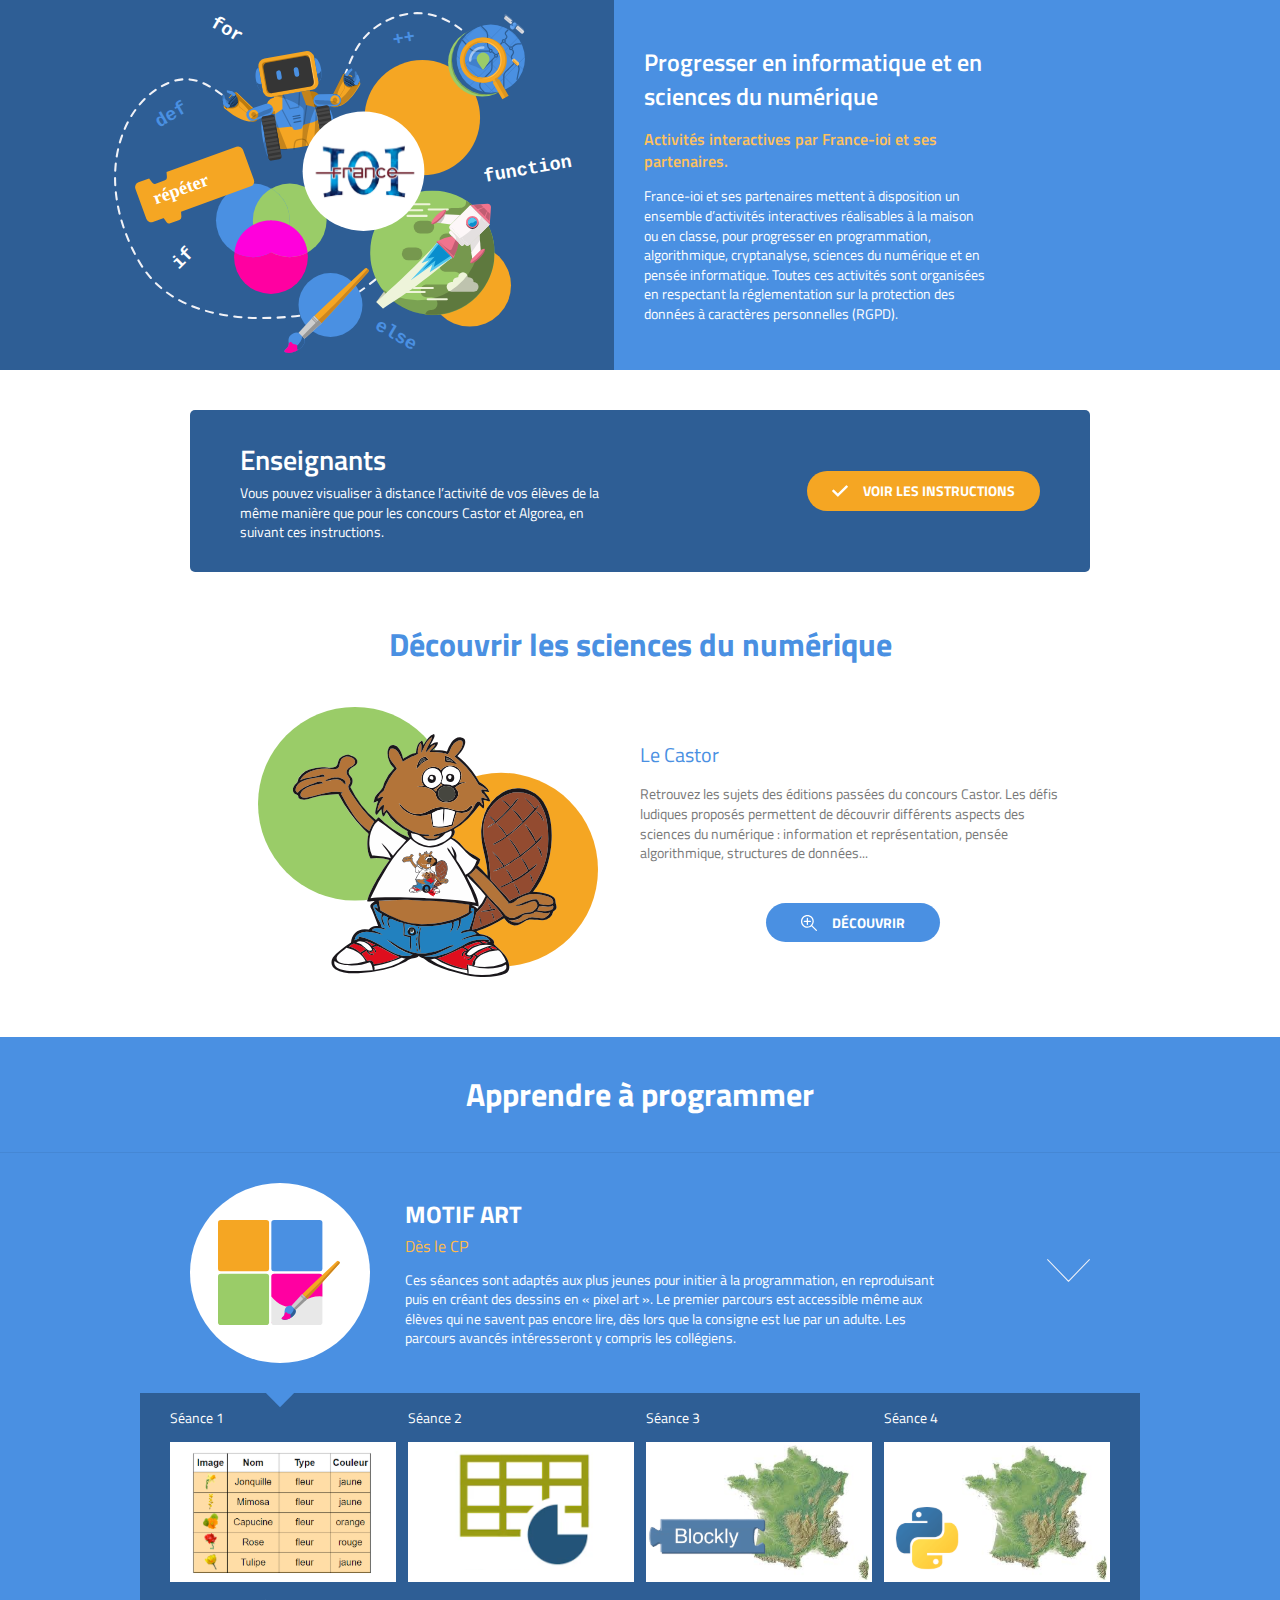
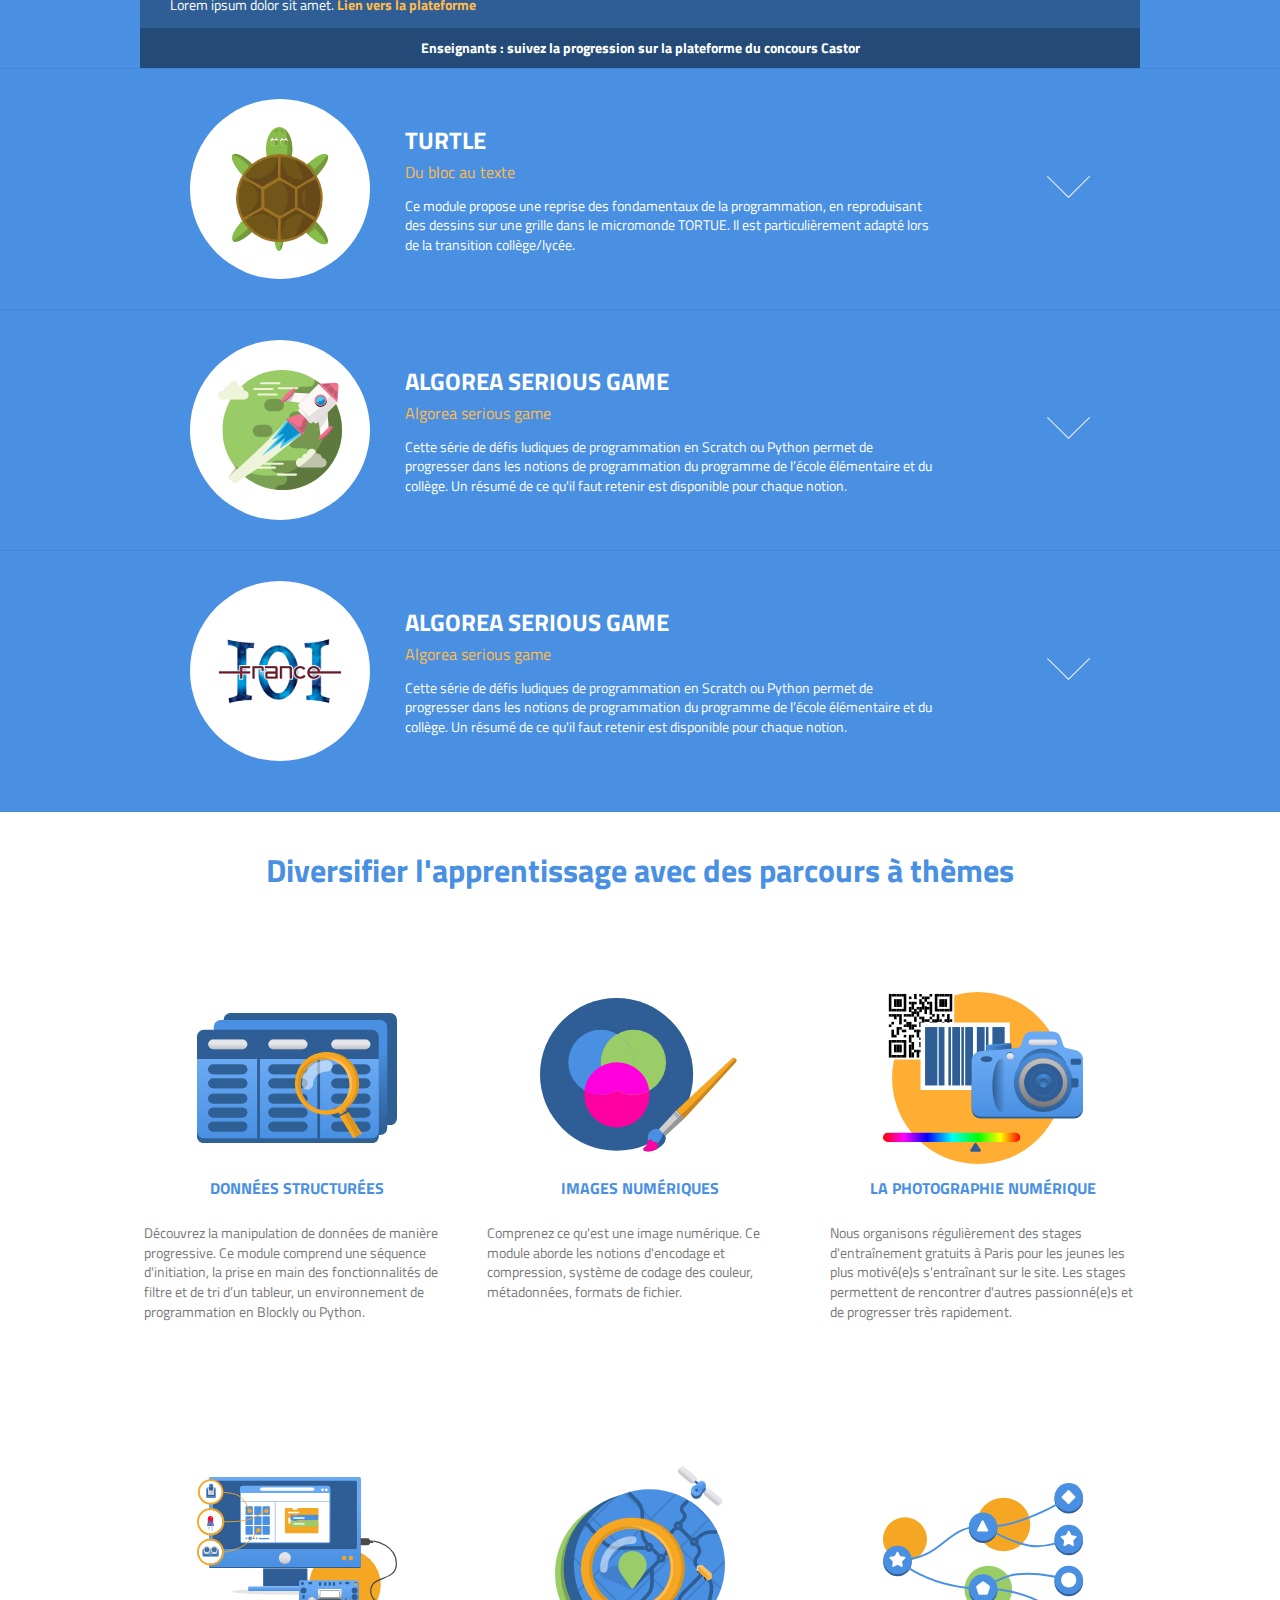
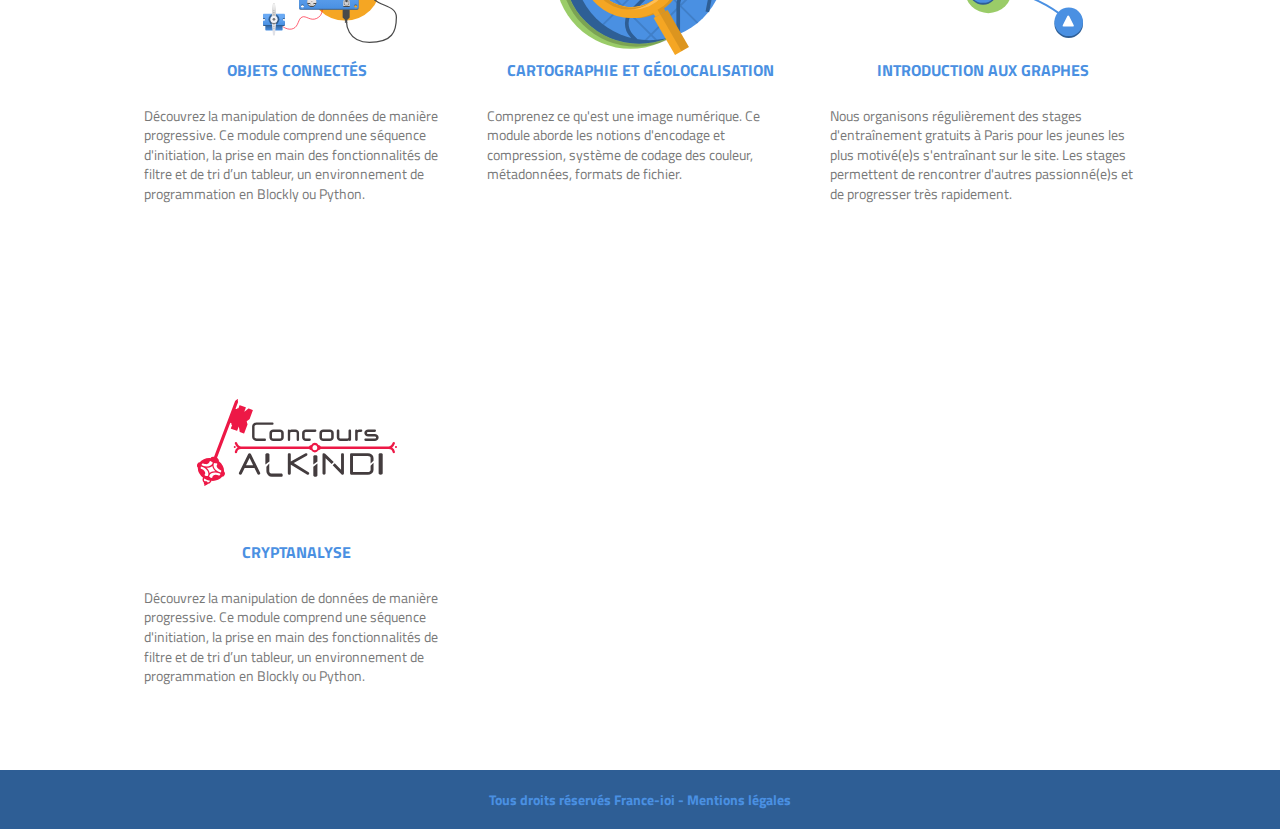
<file: page2/progresser.html>
<!DOCTYPE html>
<html lang="en">

<head>
  <meta charset="UTF-8">
  <meta name="description" content="">
  <!-- <link rel="apple-touch-icon" sizes="180x180" href="./img/apple-touch-icon.png">
  <link rel="icon" type="image/png" sizes="32x32" href="./img/favicon-32x32.png">
  <link rel="icon" type="image/png" sizes="16x16" href="./img/favicon-16x16.png"> -->
  <meta name="viewport" content="width=device-width, initial-scale=1.0">
  <link rel="stylesheet" href="css/page2.css">
  <title>Site-FIOI Progresser</title>
</head>

<body>
  <main>
    <section class="main-screen">

      <div class="main-screen__image">
        <img src="./img/progresser-main-image.svg" alt="">
      </div>
      <div class="main-screen__text">
        <div class="main-screen__text_title">Progresser en informatique et en sciences du numérique</div>
        <div class="main-screen__text_subtitle">Activités interactives
          par France-ioi et ses partenaires.</div>
        <div class="main-screen__text_description"> France-ioi et ses partenaires mettent à disposition un ensemble
          d’activités interactives réalisables à la maison ou en classe, pour progresser en programmation,
          algorithmique, cryptanalyse, sciences du numérique et en pensée informatique.

          Toutes ces activités sont organisées en respectant la réglementation sur la protection des données à
          caractères personnelles (RGPD). </div>
      </div>
    </section>
    <section class="banner">
      <div class="banner__text">
        <h3 class="banner__title">Enseignants</h3>
        <div class="banner__description">Vous pouvez visualiser à distance l’activité de vos élèves de la
          même manière que pour les concours Castor et Algorea, en suivant ces instructions.</div>
      </div>
      <div class="banner__button">
        <a href="#">
          <icon class="icon-checkmark"></icon>
          voir les instructions
        </a>
      </div>
    </section>
    <section class="info-block">
      <div class="container">
        <h2 class="info-block__heading">
          Découvrir les sciences du numérique
        </h2>
        <div class="info-block__content">
          <div class="info-block__image">
            <img src="./img/info-block-image.svg" alt="">
          </div>
          <div class="info-block__text">
            <a href="#" target="_blank" class="info-block__title">
              Le Castor
            </a>
            <p>Retrouvez les sujets des éditions passées du concours Castor.
              Les défis ludiques proposés permettent de découvrir différents aspects des sciences du numérique :
              information et représentation, pensée algorithmique, structures de données...
            </p>
            <div class="info-block__button">
              <a href="#" target="_blank">
                <i class="icon-loupe"></i>
                Découvrir
              </a>
            </div>
          </div>
        </div>
      </div>
    </section>
    <section class="accordion-section">
      <h2 class="accordion-section__heading">Apprendre à programmer</h2>
      <div class="accordion">
        <div class="panel active">
          <div class="panel-header">
            <div class="panel-toggle__image">
              <img src="./img/dropdown-image1.svg" alt="">
            </div>
            <div class="panel-toggle__text">
              <div class="panel-toggle__title">Motif Art</div>
              <div class="panel-toggle__subtitle">Dès le CP</div>
              <div class="panel-toggle__description">Ces séances sont adaptés aux plus jeunes pour initier à la
                programmation, en reproduisant puis en créant des dessins en « pixel art ». Le premier parcours est
                accessible même aux élèves qui ne savent pas encore lire, dès lors que la consigne est lue par un
                adulte.
                Les parcours avancés intéresseront y compris les collégiens. </div>
            </div>
            <div class="panel-toggle__arrow">
              <img src="./img/arrow-down.svg" alt="">
            </div>
          </div>
          <div class="panel-body">
            <div class="panel-body__list">
              <div class="panel-body__item">
                <div class="panel-body__item_title">Séance 1</div>
                <div class="panel-body__item_image">
                  <img src="./img/dropdown-seance1.svg" alt="">
                  <div class="panel-body__link">
                    <button class="panel-body__link_item copyLink" data-clipboard-text="link 1">
                      <img src="./img/copy-link.svg" alt="">
                      <span>Copier le lien</span>
                    </button>
                    <a href="#" class="panel-body__link_item" target="_blank">
                      <img src="./img/external-link.svg" alt="">
                      <span>Accéder directement</span>
                    </a>
                  </div>
                </div>
              </div>
              <div class="panel-body__item">
                <div class="panel-body__item_title">Séance 2</div>
                <div class="panel-body__item_image"><img src="./img/dropdown-seance2.svg" alt="">
                  <div class="panel-body__link">
                    <button class="panel-body__link_item copyLink" data-clipboard-text="link 2">
                      <img src="./img/copy-link.svg" alt="">
                      <span>Copier le lien</span>
                    </button>
                    <a href="#" class="panel-body__link_item" target="_blank">
                      <img src="./img/external-link.svg" alt="">
                      <span>Accéder directement</span>
                    </a>
                  </div>
                </div>
              </div>
              <div class="panel-body__item">
                <div class="panel-body__item_title">Séance 3</div>
                <div class="panel-body__item_image"><img src="./img/dropdown-seance3.svg" alt="">
                  <div class="panel-body__link">
                    <button class="panel-body__link_item copyLink" data-clipboard-text="link 1">
                      <img src="./img/copy-link.svg" alt="">
                      <span>Copier le lien</span>
                    </button>
                    <a href="#" class="panel-body__link_item" target="_blank">
                      <img src="./img/external-link.svg" alt="">
                      <span>Accéder directement</span>
                    </a>
                  </div>
                </div>
              </div>
              <div class="panel-body__item">
                <div class="panel-body__item_title">Séance 4</div>
                <div class="panel-body__item_image"><img src="./img/dropdown-seance4.svg" alt="">
                  <div class="panel-body__link">
                    <button class="panel-body__link_item copyLink" data-clipboard-text="link 1">
                      <img src="./img/copy-link.svg" alt="">
                      <span>Copier le lien</span>
                    </button>
                    <a href="#" class="panel-body__link_item" target="_blank">
                      <img src="./img/external-link.svg" alt="">
                      <span>Accéder directement</span>
                    </a>
                  </div>
                </div>
              </div>
            </div>
            <div class="panel-body__addition">Lorem ipsum dolor sit amet. <a href="#">Lien vers la plateforme</a></div>
            <div class="panel-body__footer">Enseignants : suivez la progression sur la plateforme du concours Castor
            </div>
          </div>
        </div>
        <div class="panel">
          <div class="panel-header">
            <div class="panel-toggle__image">
              <img src="./img/dropdown-image2.svg" alt="">
            </div>
            <div class="panel-toggle__text">
              <div class="panel-toggle__title">Turtle</div>
              <div class="panel-toggle__subtitle">Du bloc au texte</div>
              <div class="panel-toggle__description">Ce module propose une reprise des fondamentaux de la programmation,
                en reproduisant des dessins sur une grille dans le micromonde TORTUE. Il est particulièrement adapté
                lors de la transition collège/lycée. </div>
            </div>
            <div class="panel-toggle__arrow">
              <img src="./img/arrow-down.svg" alt="">
            </div>
          </div>
          <div class="panel-body">
            <div class="panel-body__list">
              <div class="panel-body__item">
                <div class="panel-body__item_title">Séance 1</div>
                <div class="panel-body__item_image">
                  <img src="./img/dropdown-seance1.svg" alt="">
                  <div class="panel-body__link">
                    <button class="panel-body__link_item copyLink" data-clipboard-text="link 1">
                      <img src="./img/copy-link.svg" alt="">
                      <span>Copier le lien</span>
                    </button>
                    <a href="#" class="panel-body__link_item" target="_blank">
                      <img src="./img/external-link.svg" alt="">
                      <span>Accéder directement</span>
                    </a>
                  </div>
                </div>
              </div>
              <div class="panel-body__item">
                <div class="panel-body__item_title">Séance 2</div>
                <div class="panel-body__item_image"><img src="./img/dropdown-seance2.svg" alt="">
                  <div class="panel-body__link">
                    <button class="panel-body__link_item copyLink" data-clipboard-text="link 2">
                      <img src="./img/copy-link.svg" alt="">
                      <span>Copier le lien</span>
                    </button>
                    <a href="#" class="panel-body__link_item" target="_blank">
                      <img src="./img/external-link.svg" alt="">
                      <span>Accéder directement</span>
                    </a>
                  </div>
                </div>
              </div>
              <div class="panel-body__item">
                <div class="panel-body__item_title">Séance 3</div>
                <div class="panel-body__item_image"><img src="./img/dropdown-seance3.svg" alt="">
                  <div class="panel-body__link">
                    <button class="panel-body__link_item copyLink" data-clipboard-text="link 1">
                      <img src="./img/copy-link.svg" alt="">
                      <span>Copier le lien</span>
                    </button>
                    <a href="#" class="panel-body__link_item" target="_blank">
                      <img src="./img/external-link.svg" alt="">
                      <span>Accéder directement</span>
                    </a>
                  </div>
                </div>
              </div>
              <div class="panel-body__item">
                <div class="panel-body__item_title">Séance 4</div>
                <div class="panel-body__item_image"><img src="./img/dropdown-seance4.svg" alt="">
                  <div class="panel-body__link">
                    <button class="panel-body__link_item copyLink" data-clipboard-text="link 1">
                      <img src="./img/copy-link.svg" alt="">
                      <span>Copier le lien</span>
                    </button>
                    <a href="#" class="panel-body__link_item" target="_blank">
                      <img src="./img/external-link.svg" alt="">
                      <span>Accéder directement</span>
                    </a>
                  </div>
                </div>
              </div>
            </div>
            <div class="panel-body__addition">Lorem ipsum dolor sit amet. <a href="#">Lien vers la plateforme</a></div>
            <div class="panel-body__footer">Enseignants : suivez la progression sur la plateforme du concours Castor
            </div>
          </div>
        </div>
        <div class="panel">
          <div class="panel-header">
            <div class="panel-toggle__image">
              <img src="../shared/img/column-image2.svg" alt="">
            </div>
            <div class="panel-toggle__text">
              <div class="panel-toggle__title">Algorea serious game</div>
              <div class="panel-toggle__subtitle">Algorea serious game</div>
              <div class="panel-toggle__description">Cette série de défis ludiques de programmation en Scratch ou Python
                permet de progresser dans les notions de programmation du programme de l’école élémentaire et du
                collège. Un résumé de ce qu'il faut retenir est disponible pour chaque notion. </div>
            </div>
            <div class="panel-toggle__arrow">
              <img src="./img/arrow-down.svg" alt="">
            </div>
          </div>
          <div class="panel-body">
            <div class="panel-body__list">
              <div class="panel-body__item">
                <div class="panel-body__item_title">Séance 1</div>
                <div class="panel-body__item_image">
                  <img src="./img/dropdown-seance1.svg" alt="">
                  <div class="panel-body__link">
                    <button class="panel-body__link_item copyLink" data-clipboard-text="link 1">
                      <img src="./img/copy-link.svg" alt="">
                      <span>Copier le lien</span>
                    </button>
                    <a href="#" class="panel-body__link_item" target="_blank">
                      <img src="./img/external-link.svg" alt="">
                      <span>Accéder directement</span>
                    </a>
                  </div>
                </div>
              </div>
              <div class="panel-body__item">
                <div class="panel-body__item_title">Séance 2</div>
                <div class="panel-body__item_image"><img src="./img/dropdown-seance2.svg" alt="">
                  <div class="panel-body__link">
                    <button class="panel-body__link_item copyLink" data-clipboard-text="link 2">
                      <img src="./img/copy-link.svg" alt="">
                      <span>Copier le lien</span>
                    </button>
                    <a href="#" class="panel-body__link_item" target="_blank">
                      <img src="./img/external-link.svg" alt="">
                      <span>Accéder directement</span>
                    </a>
                  </div>
                </div>
              </div>
              <div class="panel-body__item">
                <div class="panel-body__item_title">Séance 3</div>
                <div class="panel-body__item_image"><img src="./img/dropdown-seance3.svg" alt="">
                  <div class="panel-body__link">
                    <button class="panel-body__link_item copyLink" data-clipboard-text="link 1">
                      <img src="./img/copy-link.svg" alt="">
                      <span>Copier le lien</span>
                    </button>
                    <a href="#" class="panel-body__link_item" target="_blank">
                      <img src="./img/external-link.svg" alt="">
                      <span>Accéder directement</span>
                    </a>
                  </div>
                </div>
              </div>
              <div class="panel-body__item">
                <div class="panel-body__item_title">Séance 4</div>
                <div class="panel-body__item_image"><img src="./img/dropdown-seance4.svg" alt="">
                  <div class="panel-body__link">
                    <button class="panel-body__link_item copyLink" data-clipboard-text="link 1">
                      <img src="./img/copy-link.svg" alt="">
                      <span>Copier le lien</span>
                    </button>
                    <a href="#" class="panel-body__link_item" target="_blank">
                      <img src="./img/external-link.svg" alt="">
                      <span>Accéder directement</span>
                    </a>
                  </div>
                </div>
              </div>
            </div>
            <div class="panel-body__addition">Lorem ipsum dolor sit amet. <a href="#">Lien vers la plateforme</a></div>
            <div class="panel-body__footer">Enseignants : suivez la progression sur la plateforme du concours Castor
            </div>
          </div>
        </div>
        <div class="panel">
          <div class="panel-header">
            <div class="panel-toggle__image">
              <img src="../shared/img/france-ioi-logo.svg" alt="">
            </div>
            <div class="panel-toggle__text">
              <div class="panel-toggle__title">Algorea serious game</div>
              <div class="panel-toggle__subtitle">Algorea serious game</div>
              <div class="panel-toggle__description">Cette série de défis ludiques de programmation en Scratch ou Python
                permet de progresser dans les notions de programmation du programme de l’école élémentaire et du
                collège. Un résumé de ce qu'il faut retenir est disponible pour chaque notion. </div>
            </div>
            <div class="panel-toggle__arrow">
              <img src="./img/arrow-down.svg" alt="">
            </div>
          </div>
          <div class="panel-body">
            <div class="panel-body__list">
              <div class="panel-body__item">
                <div class="panel-body__item_title">Séance 1</div>
                <div class="panel-body__item_image">
                  <img src="./img/dropdown-seance1.svg" alt="">
                  <div class="panel-body__link">
                    <button class="panel-body__link_item copyLink" data-clipboard-text="link 1">
                      <img src="./img/copy-link.svg" alt="">
                      <span>Copier le lien</span>
                    </button>
                    <a href="#" class="panel-body__link_item" target="_blank">
                      <img src="./img/external-link.svg" alt="">
                      <span>Accéder directement</span>
                    </a>
                  </div>
                </div>
              </div>
              <div class="panel-body__item">
                <div class="panel-body__item_title">Séance 2</div>
                <div class="panel-body__item_image"><img src="./img/dropdown-seance2.svg" alt="">
                  <div class="panel-body__link">
                    <button class="panel-body__link_item copyLink" data-clipboard-text="link 2">
                      <img src="./img/copy-link.svg" alt="">
                      <span>Copier le lien</span>
                    </button>
                    <a href="#" class="panel-body__link_item" target="_blank">
                      <img src="./img/external-link.svg" alt="">
                      <span>Accéder directement</span>
                    </a>
                  </div>
                </div>
              </div>
              <div class="panel-body__item">
                <div class="panel-body__item_title">Séance 3</div>
                <div class="panel-body__item_image"><img src="./img/dropdown-seance3.svg" alt="">
                  <div class="panel-body__link">
                    <button class="panel-body__link_item copyLink" data-clipboard-text="link 1">
                      <img src="./img/copy-link.svg" alt="">
                      <span>Copier le lien</span>
                    </button>
                    <a href="#" class="panel-body__link_item" target="_blank">
                      <img src="./img/external-link.svg" alt="">
                      <span>Accéder directement</span>
                    </a>
                  </div>
                </div>
              </div>
              <div class="panel-body__item">
                <div class="panel-body__item_title">Séance 4</div>
                <div class="panel-body__item_image"><img src="./img/dropdown-seance4.svg" alt="">
                  <div class="panel-body__link">
                    <button class="panel-body__link_item copyLink" data-clipboard-text="link 1">
                      <img src="./img/copy-link.svg" alt="">
                      <span>Copier le lien</span>
                    </button>
                    <a href="#" class="panel-body__link_item" target="_blank">
                      <img src="./img/external-link.svg" alt="">
                      <span>Accéder directement</span>
                    </a>
                  </div>
                </div>
              </div>
            </div>
            <div class="panel-body__addition">Lorem ipsum dolor sit amet. <a href="#">Lien vers la plateforme</a></div>
            <div class="panel-body__footer">Enseignants : suivez la progression sur la plateforme du concours Castor
            </div>
          </div>
        </div>
      </div>
    </section>
    <section class="accordion-column">
      <h2 class="accordion-column__heading">Diversifier l'apprentissage avec des parcours à thèmes</h2>
      <div class="accordion container">
        <div class="panel panel-1">
          <div class="panel-header">
            <div class="panel-toggle__image">
              <img src="./img/dropdown-image4.svg" alt="">
            </div>
            <div class="panel-toggle__text">
              <div class="panel-toggle__title">Données structurées </div>
              <div class="panel-toggle__description">Découvrez la manipulation de données de manière progressive.
                Ce module comprend une séquence d'initiation, la prise en main des fonctionnalités de filtre et de tri
                d’un tableur, un environnement de programmation en Blockly ou Python. </div>
            </div>
          </div>
          <div class="panel-body">
            <div class="panel-body__list">
              <div class="panel-body__item">
                <div class="panel-body__item_title">Titre du parcours</div>
                <div class="panel-body__item_image">
                  <img src="./img/dropdown-seance5.png" alt="">
                  <div class="panel-body__link">
                    <button class="panel-body__link_item copyLink" data-clipboard-text="link 1">
                      <img src="./img/copy-link.svg" alt="">
                      <span>Copier le lien</span>
                    </button>
                    <a href="#" class="panel-body__link_item" target="_blank">
                      <img src="./img/external-link.svg" alt="">
                      <span>Accéder directement</span>
                    </a>
                  </div>
                </div>
              </div>
              <div class="panel-body__item">
                <div class="panel-body__item_title">Titre du parcours</div>
                <div class="panel-body__item_image"><img src="./img/dropdown-seance5.png" alt="">
                  <div class="panel-body__link">
                    <button class="panel-body__link_item copyLink" data-clipboard-text="link 1">
                      <img src="./img/copy-link.svg" alt="">
                      <span>Copier le lien</span>
                    </button>
                    <a href="#" class="panel-body__link_item" target="_blank">
                      <img src="./img/external-link.svg" alt="">
                      <span>Accéder directement</span>
                    </a>
                  </div>
                </div>
              </div>
              <div class="panel-body__item">
                <div class="panel-body__item_title">Titre du parcours</div>
                <div class="panel-body__item_image"><img src="./img/dropdown-seance5.png" alt="">
                  <div class="panel-body__link">
                    <button class="panel-body__link_item copyLink" data-clipboard-text="link 1">
                      <img src="./img/copy-link.svg" alt="">
                      <span>Copier le lien</span>
                    </button>
                    <a href="#" class="panel-body__link_item" target="_blank">
                      <img src="./img/external-link.svg" alt="">
                      <span>Accéder directement</span>
                    </a>
                  </div>
                </div>
              </div>
              <div class="panel-body__item">
                <div class="panel-body__item_title">Titre du parcours</div>
                <div class="panel-body__item_image"><img src="./img/dropdown-seance5.png" alt="">
                  <div class="panel-body__link">
                    <button class="panel-body__link_item copyLink" data-clipboard-text="link 1">
                      <img src="./img/copy-link.svg" alt="">
                      <span>Copier le lien</span>
                    </button>
                    <a href="#" class="panel-body__link_item" target="_blank">
                      <img src="./img/external-link.svg" alt="">
                      <span>Accéder directement</span>
                    </a>
                  </div>
                </div>
              </div>
            </div>
            <div class="panel-body__addition">Lorem ipsum dolor sit amet. <a href="#">Lien vers la plateforme</a></div>
            <div class="panel-body__footer">Enseignants : suivez la progression sur la plateforme du concours Castor
            </div>
          </div>
        </div>
        <div class="panel panel-2">
          <div class="panel-header">
            <div class="panel-toggle__image">
              <img src="./img/dropdown-image5.svg" alt="">
            </div>
            <div class="panel-toggle__text">
              <div class="panel-toggle__title">Images numériques</div>
              <div class="panel-toggle__description"> Comprenez ce qu'est une image numérique.

                Ce module aborde les notions d'encodage et compression, système de codage des couleur, métadonnées,
                formats de fichier. </div>
            </div>
          </div>
          <div class="panel-body">
            <div class="panel-body__list">
              <div class="panel-body__item">
                <div class="panel-body__item_title">Titre du parcours</div>
                <div class="panel-body__item_image">
                  <img src="./img/dropdown-seance5.png" alt="">
                  <div class="panel-body__link">
                    <button class="panel-body__link_item copyLink" data-clipboard-text="link 1">
                      <img src="./img/copy-link.svg" alt="">
                      <span>Copier le lien</span>
                    </button>
                    <a href="#" class="panel-body__link_item" target="_blank">
                      <img src="./img/external-link.svg" alt="">
                      <span>Accéder directement</span>
                    </a>
                  </div>
                </div>
              </div>
              <div class="panel-body__item">
                <div class="panel-body__item_title">Titre du parcours</div>
                <div class="panel-body__item_image"><img src="./img/dropdown-seance5.png" alt="">
                  <div class="panel-body__link">
                    <button class="panel-body__link_item copyLink" data-clipboard-text="link 1">
                      <img src="./img/copy-link.svg" alt="">
                      <span>Copier le lien</span>
                    </button>
                    <a href="#" class="panel-body__link_item" target="_blank">
                      <img src="./img/external-link.svg" alt="">
                      <span>Accéder directement</span>
                    </a>
                  </div>
                </div>
              </div>
              <div class="panel-body__item">
                <div class="panel-body__item_title">Titre du parcours</div>
                <div class="panel-body__item_image"><img src="./img/dropdown-seance5.png" alt="">
                  <div class="panel-body__link">
                    <button class="panel-body__link_item copyLink" data-clipboard-text="link 1">
                      <img src="./img/copy-link.svg" alt="">
                      <span>Copier le lien</span>
                    </button>
                    <a href="#" class="panel-body__link_item" target="_blank">
                      <img src="./img/external-link.svg" alt="">
                      <span>Accéder directement</span>
                    </a>
                  </div>
                </div>
              </div>
              <div class="panel-body__item">
                <div class="panel-body__item_title">Titre du parcours</div>
                <div class="panel-body__item_image"><img src="./img/dropdown-seance5.png" alt="">
                  <div class="panel-body__link">
                    <button class="panel-body__link_item copyLink" data-clipboard-text="link 1">
                      <img src="./img/copy-link.svg" alt="">
                      <span>Copier le lien</span>
                    </button>
                    <a href="#" class="panel-body__link_item" target="_blank">
                      <img src="./img/external-link.svg" alt="">
                      <span>Accéder directement</span>
                    </a>
                  </div>
                </div>
              </div>
            </div>
            <div class="panel-body__addition">Lorem ipsum dolor sit amet. <a href="#">Lien vers la plateforme</a></div>
            <div class="panel-body__footer">Enseignants : suivez la progression sur la plateforme du concours Castor
            </div>
          </div>
        </div>
        <div class="panel panel-3">
          <div class="panel-header">
            <div class="panel-toggle__image">
              <img src="./img/dropdown-image6.svg" alt="">
            </div>
            <div class="panel-toggle__text">
              <div class="panel-toggle__title">La photographie numérique</div>
              <div class="panel-toggle__description">Nous organisons régulièrement des stages d'entraînement gratuits à
                Paris pour les jeunes les plus motivé(e)s s'entraînant sur le site. Les stages permettent de rencontrer
                d'autres passionné(e)s et de progresser très rapidement. </div>
            </div>
          </div>
          <div class="panel-body">
            <div class="panel-body__list">
              <div class="panel-body__item">
                <div class="panel-body__item_title">Titre du parcours</div>
                <div class="panel-body__item_image">
                  <img src="./img/dropdown-seance5.png" alt="">
                  <div class="panel-body__link">
                    <button class="panel-body__link_item copyLink" data-clipboard-text="link 1">
                      <img src="./img/copy-link.svg" alt="">
                      <span>Copier le lien</span>
                    </button>
                    <a href="#" class="panel-body__link_item" target="_blank">
                      <img src="./img/external-link.svg" alt="">
                      <span>Accéder directement</span>
                    </a>
                  </div>
                </div>
              </div>
              <div class="panel-body__item">
                <div class="panel-body__item_title">Titre du parcours</div>
                <div class="panel-body__item_image"><img src="./img/dropdown-seance5.png" alt="">
                  <div class="panel-body__link">
                    <button class="panel-body__link_item copyLink" data-clipboard-text="link 1">
                      <img src="./img/copy-link.svg" alt="">
                      <span>Copier le lien</span>
                    </button>
                    <a href="#" class="panel-body__link_item" target="_blank">
                      <img src="./img/external-link.svg" alt="">
                      <span>Accéder directement</span>
                    </a>
                  </div>
                </div>
              </div>
              <div class="panel-body__item">
                <div class="panel-body__item_title">Titre du parcours</div>
                <div class="panel-body__item_image"><img src="./img/dropdown-seance5.png" alt="">
                  <div class="panel-body__link">
                    <button class="panel-body__link_item copyLink" data-clipboard-text="link 1">
                      <img src="./img/copy-link.svg" alt="">
                      <span>Copier le lien</span>
                    </button>
                    <a href="#" class="panel-body__link_item" target="_blank">
                      <img src="./img/external-link.svg" alt="">
                      <span>Accéder directement</span>
                    </a>
                  </div>
                </div>
              </div>
              <div class="panel-body__item">
                <div class="panel-body__item_title">Titre du parcours</div>
                <div class="panel-body__item_image"><img src="./img/dropdown-seance5.png" alt="">
                  <div class="panel-body__link">
                    <button class="panel-body__link_item copyLink" data-clipboard-text="link 1">
                      <img src="./img/copy-link.svg" alt="">
                      <span>Copier le lien</span>
                    </button>
                    <a href="#" class="panel-body__link_item" target="_blank">
                      <img src="./img/external-link.svg" alt="">
                      <span>Accéder directement</span>
                    </a>
                  </div>
                </div>
              </div>
            </div>
            <div class="panel-body__addition">Lorem ipsum dolor sit amet. <a href="#">Lien vers la plateforme</a></div>
            <div class="panel-body__footer">Enseignants : suivez la progression sur la plateforme du concours Castor
            </div>
          </div>
        </div>
        <div class="panel panel-1">
          <div class="panel-header">
            <div class="panel-toggle__image">
              <img src="./img/dropdown-image7.svg" alt="">
            </div>
            <div class="panel-toggle__text">
              <div class="panel-toggle__title">Objets connectés</div>
              <div class="panel-toggle__description">Découvrez la manipulation de données de manière progressive.
                Ce module comprend une séquence d'initiation, la prise en main des fonctionnalités de filtre et de tri
                d’un tableur, un environnement de programmation en Blockly ou Python. </div>
            </div>
          </div>
          <div class="panel-body">
            <div class="panel-body__list">
              <div class="panel-body__item">
                <div class="panel-body__item_title">Titre du parcours</div>
                <div class="panel-body__item_image">
                  <img src="./img/dropdown-seance5.png" alt="">
                  <div class="panel-body__link">
                    <button class="panel-body__link_item copyLink" data-clipboard-text="link 1">
                      <img src="./img/copy-link.svg" alt="">
                      <span>Copier le lien</span>
                    </button>
                    <a href="#" class="panel-body__link_item" target="_blank">
                      <img src="./img/external-link.svg" alt="">
                      <span>Accéder directement</span>
                    </a>
                  </div>
                </div>
              </div>
              <div class="panel-body__item">
                <div class="panel-body__item_title">Titre du parcours</div>
                <div class="panel-body__item_image"><img src="./img/dropdown-seance5.png" alt="">
                  <div class="panel-body__link">
                    <button class="panel-body__link_item copyLink" data-clipboard-text="link 1">
                      <img src="./img/copy-link.svg" alt="">
                      <span>Copier le lien</span>
                    </button>
                    <a href="#" class="panel-body__link_item" target="_blank">
                      <img src="./img/external-link.svg" alt="">
                      <span>Accéder directement</span>
                    </a>
                  </div>
                </div>
              </div>
              <div class="panel-body__item">
                <div class="panel-body__item_title">Titre du parcours</div>
                <div class="panel-body__item_image"><img src="./img/dropdown-seance5.png" alt="">
                  <div class="panel-body__link">
                    <button class="panel-body__link_item copyLink" data-clipboard-text="link 1">
                      <img src="./img/copy-link.svg" alt="">
                      <span>Copier le lien</span>
                    </button>
                    <a href="#" class="panel-body__link_item" target="_blank">
                      <img src="./img/external-link.svg" alt="">
                      <span>Accéder directement</span>
                    </a>
                  </div>
                </div>
              </div>
              <div class="panel-body__item">
                <div class="panel-body__item_title">Titre du parcours</div>
                <div class="panel-body__item_image"><img src="./img/dropdown-seance5.png" alt="">
                  <div class="panel-body__link">
                    <button class="panel-body__link_item copyLink" data-clipboard-text="link 1">
                      <img src="./img/copy-link.svg" alt="">
                      <span>Copier le lien</span>
                    </button>
                    <a href="#" class="panel-body__link_item" target="_blank">
                      <img src="./img/external-link.svg" alt="">
                      <span>Accéder directement</span>
                    </a>
                  </div>
                </div>
              </div>
            </div>
            <div class="panel-body__addition">Lorem ipsum dolor sit amet. <a href="#">Lien vers la plateforme</a></div>
            <div class="panel-body__footer">Enseignants : suivez la progression sur la plateforme du concours Castor
            </div>
          </div>
        </div>
        <div class="panel panel-2">
          <div class="panel-header">
            <div class="panel-toggle__image">
              <img src="../shared/img/announcement-image.svg" alt="">
            </div>
            <div class="panel-toggle__text">
              <div class="panel-toggle__title">cartographie et géolocalisation</div>
              <div class="panel-toggle__description"> Comprenez ce qu'est une image numérique.

                Ce module aborde les notions d'encodage et compression, système de codage des couleur, métadonnées,
                formats de fichier. </div>
            </div>
          </div>
          <div class="panel-body">
            <div class="panel-body__list">
              <div class="panel-body__item">
                <div class="panel-body__item_title">Titre du parcours</div>
                <div class="panel-body__item_image">
                  <img src="./img/dropdown-seance5.png" alt="">
                  <div class="panel-body__link">
                    <button class="panel-body__link_item copyLink" data-clipboard-text="link 1">
                      <img src="./img/copy-link.svg" alt="">
                      <span>Copier le lien</span>
                    </button>
                    <a href="#" class="panel-body__link_item" target="_blank">
                      <img src="./img/external-link.svg" alt="">
                      <span>Accéder directement</span>
                    </a>
                  </div>
                </div>
              </div>
              <div class="panel-body__item">
                <div class="panel-body__item_title">Titre du parcours</div>
                <div class="panel-body__item_image"><img src="./img/dropdown-seance5.png" alt="">
                  <div class="panel-body__link">
                    <button class="panel-body__link_item copyLink" data-clipboard-text="link 1">
                      <img src="./img/copy-link.svg" alt="">
                      <span>Copier le lien</span>
                    </button>
                    <a href="#" class="panel-body__link_item" target="_blank">
                      <img src="./img/external-link.svg" alt="">
                      <span>Accéder directement</span>
                    </a>
                  </div>
                </div>
              </div>
              <div class="panel-body__item">
                <div class="panel-body__item_title">Titre du parcours</div>
                <div class="panel-body__item_image"><img src="./img/dropdown-seance5.png" alt="">
                  <div class="panel-body__link">
                    <button class="panel-body__link_item copyLink" data-clipboard-text="link 1">
                      <img src="./img/copy-link.svg" alt="">
                      <span>Copier le lien</span>
                    </button>
                    <a href="#" class="panel-body__link_item" target="_blank">
                      <img src="./img/external-link.svg" alt="">
                      <span>Accéder directement</span>
                    </a>
                  </div>
                </div>
              </div>
              <div class="panel-body__item">
                <div class="panel-body__item_title">Titre du parcours</div>
                <div class="panel-body__item_image"><img src="./img/dropdown-seance5.png" alt="">
                  <div class="panel-body__link">
                    <button class="panel-body__link_item copyLink" data-clipboard-text="link 1">
                      <img src="./img/copy-link.svg" alt="">
                      <span>Copier le lien</span>
                    </button>
                    <a href="#" class="panel-body__link_item" target="_blank">
                      <img src="./img/external-link.svg" alt="">
                      <span>Accéder directement</span>
                    </a>
                  </div>
                </div>
              </div>
            </div>
            <div class="panel-body__addition">Lorem ipsum dolor sit amet. <a href="#">Lien vers la plateforme</a></div>
            <div class="panel-body__footer">Enseignants : suivez la progression sur la plateforme du concours Castor
            </div>
          </div>
        </div>
        <div class="panel panel-3">
          <div class="panel-header">
            <div class="panel-toggle__image">
              <img src="./img/dropdown-image9.svg" alt="">
            </div>
            <div class="panel-toggle__text">
              <div class="panel-toggle__title">Introduction aux graphes </div>
              <div class="panel-toggle__description">Nous organisons régulièrement des stages d'entraînement gratuits à
                Paris pour les jeunes les plus motivé(e)s s'entraînant sur le site. Les stages permettent de rencontrer
                d'autres passionné(e)s et de progresser très rapidement. </div>
            </div>
          </div>
          <div class="panel-body">
            <div class="panel-body__list">
              <div class="panel-body__item">
                <div class="panel-body__item_title">Titre du parcours</div>
                <div class="panel-body__item_image">
                  <img src="./img/dropdown-seance5.png" alt="">
                  <div class="panel-body__link">
                    <button class="panel-body__link_item copyLink" data-clipboard-text="link 1">
                      <img src="./img/copy-link.svg" alt="">
                      <span>Copier le lien</span>
                    </button>
                    <a href="#" class="panel-body__link_item" target="_blank">
                      <img src="./img/external-link.svg" alt="">
                      <span>Accéder directement</span>
                    </a>
                  </div>
                </div>
              </div>
              <div class="panel-body__item">
                <div class="panel-body__item_title">Titre du parcours</div>
                <div class="panel-body__item_image"><img src="./img/dropdown-seance5.png" alt="">
                  <div class="panel-body__link">
                    <button class="panel-body__link_item copyLink" data-clipboard-text="link 1">
                      <img src="./img/copy-link.svg" alt="">
                      <span>Copier le lien</span>
                    </button>
                    <a href="#" class="panel-body__link_item" target="_blank">
                      <img src="./img/external-link.svg" alt="">
                      <span>Accéder directement</span>
                    </a>
                  </div>
                </div>
              </div>
              <div class="panel-body__item">
                <div class="panel-body__item_title">Titre du parcours</div>
                <div class="panel-body__item_image"><img src="./img/dropdown-seance5.png" alt="">
                  <div class="panel-body__link">
                    <button class="panel-body__link_item copyLink" data-clipboard-text="link 1">
                      <img src="./img/copy-link.svg" alt="">
                      <span>Copier le lien</span>
                    </button>
                    <a href="#" class="panel-body__link_item" target="_blank">
                      <img src="./img/external-link.svg" alt="">
                      <span>Accéder directement</span>
                    </a>
                  </div>
                </div>
              </div>
              <div class="panel-body__item">
                <div class="panel-body__item_title">Titre du parcours</div>
                <div class="panel-body__item_image"><img src="./img/dropdown-seance5.png" alt="">
                  <div class="panel-body__link">
                    <button class="panel-body__link_item copyLink" data-clipboard-text="link 1">
                      <img src="./img/copy-link.svg" alt="">
                      <span>Copier le lien</span>
                    </button>
                    <a href="#" class="panel-body__link_item" target="_blank">
                      <img src="./img/external-link.svg" alt="">
                      <span>Accéder directement</span>
                    </a>
                  </div>
                </div>
              </div>
            </div>
            <div class="panel-body__addition">Lorem ipsum dolor sit amet. <a href="#">Lien vers la plateforme</a></div>
            <div class="panel-body__footer">Enseignants : suivez la progression sur la plateforme du concours Castor
            </div>
          </div>
        </div>
        <div class="panel panel-1">
          <div class="panel-header">
            <div class="panel-toggle__image">
              <img src="../shared/img/column-image3.svg" alt="">
            </div>
            <div class="panel-toggle__text">
              <div class="panel-toggle__title">Cryptanalyse</div>
              <div class="panel-toggle__description">Découvrez la manipulation de données de manière progressive.
                Ce module comprend une séquence d'initiation, la prise en main des fonctionnalités de filtre et de tri
                d’un tableur, un environnement de programmation en Blockly ou Python. </div>
            </div>
          </div>
          <div class="panel-body">
            <div class="panel-body__list">
              <div class="panel-body__item">
                <div class="panel-body__item_title">Titre du parcours</div>
                <div class="panel-body__item_image">
                  <img src="./img/dropdown-seance5.png" alt="">
                  <div class="panel-body__link">
                    <button class="panel-body__link_item copyLink" data-clipboard-text="link 1">
                      <img src="./img/copy-link.svg" alt="">
                      <span>Copier le lien</span>
                    </button>
                    <a href="#" class="panel-body__link_item" target="_blank">
                      <img src="./img/external-link.svg" alt="">
                      <span>Accéder directement</span>
                    </a>
                  </div>
                </div>
              </div>
              <div class="panel-body__item">
                <div class="panel-body__item_title">Titre du parcours</div>
                <div class="panel-body__item_image"><img src="./img/dropdown-seance5.png" alt="">
                  <div class="panel-body__link">
                    <button class="panel-body__link_item copyLink" data-clipboard-text="link 1">
                      <img src="./img/copy-link.svg" alt="">
                      <span>Copier le lien</span>
                    </button>
                    <a href="#" class="panel-body__link_item" target="_blank">
                      <img src="./img/external-link.svg" alt="">
                      <span>Accéder directement</span>
                    </a>
                  </div>
                </div>
              </div>
              <div class="panel-body__item">
                <div class="panel-body__item_title">Titre du parcours</div>
                <div class="panel-body__item_image"><img src="./img/dropdown-seance5.png" alt="">
                  <div class="panel-body__link">
                    <button class="panel-body__link_item copyLink" data-clipboard-text="link 1">
                      <img src="./img/copy-link.svg" alt="">
                      <span>Copier le lien</span>
                    </button>
                    <a href="#" class="panel-body__link_item" target="_blank">
                      <img src="./img/external-link.svg" alt="">
                      <span>Accéder directement</span>
                    </a>
                  </div>
                </div>
              </div>
              <div class="panel-body__item">
                <div class="panel-body__item_title">Titre du parcours</div>
                <div class="panel-body__item_image"><img src="./img/dropdown-seance5.png" alt="">
                  <div class="panel-body__link">
                    <button class="panel-body__link_item copyLink" data-clipboard-text="link 1">
                      <img src="./img/copy-link.svg" alt="">
                      <span>Copier le lien</span>
                    </button>
                    <a href="#" class="panel-body__link_item" target="_blank">
                      <img src="./img/external-link.svg" alt="">
                      <span>Accéder directement</span>
                    </a>
                  </div>
                </div>
              </div>
            </div>
            <div class="panel-body__addition">Lorem ipsum dolor sit amet. <a href="#">Lien vers la plateforme</a></div>
            <div class="panel-body__footer">Enseignants : suivez la progression sur la plateforme du concours Castor
            </div>
          </div>
        </div>
      </div>
    </section>
  </main>
  <footer>
    <div class="footer-text">
      Tous droits réservés France-ioi - <a href="#">Mentions légales</a>
    </div>
  </footer>
  <script src="js/accordion.js"></script>
  <script src="js/clipboard.min.js"></script>
</body>

</html>
</file>
<file: page2/css/page2.css>
/* FONTS */

@font-face {
  font-family: "TitilliumWeb";
  font-display: swap;
  src: url("../../shared/fonts/TitilliumWeb-Bold.ttf") format("truetype");
  font-weight: 700;
  font-style: normal;
}

@font-face {
  font-family: "TitilliumWeb";
  font-display: swap;
  src: url("../../shared/fonts/TitilliumWeb-SemiBold.ttf") format("truetype");
  font-weight: 600;
  font-style: normal;
}

@font-face {
  font-family: "TitilliumWeb";
  font-display: swap;
  src: url("../../shared/fonts/TitilliumWeb-Regular.ttf") format("truetype");
  font-weight: 400;
  font-style: normal;
}

/* END FONTS */

/* GRID */
.container {
  max-width: 1024px;
  margin: auto;
}

.container-fluid {
  width: 100%;
  margin-right: auto;
  margin-left: auto;
}

.row {
  display: -webkit-box;
  display: -ms-flexbox;
  display: flex;
  -webkit-box-orient: horizontal;
  -webkit-box-direction: normal;
  -ms-flex-flow: row wrap;
  flex-flow: row wrap;
  margin: 0 15px;
}

@media (max-width: 768px) {
  .row {
    margin: 0;
  }
}

/* END GRID */

/* RESET STYLES */

html,
body,
div,
span,
applet,
object,
iframe,
h1,
h2,
h3,
h4,
h5,
h6,
p,
blockquote,
pre,
a,
abbr,
acronym,
address,
big,
cite,
code,
del,
dfn,
em,
img,
ins,
kbd,
q,
s,
samp,
small,
strike,
strong,
sub,
sup,
tt,
var,
b,
u,
i,
center,
dl,
dt,
dd,
ol,
ul,
li,
fieldset,
form,
label,
legend,
table,
caption,
tbody,
tfoot,
thead,
tr,
th,
td,
article,
aside,
canvas,
details,
embed,
figure,
figcaption,
footer,
header,
hgroup,
menu,
nav,
output,
ruby,
section,
summary,
time,
mark,
audio,
video {
  margin: 0;
  padding: 0;
  border: 0;
  font-size: 100%;
  font-family: "TitilliumWeb", sans-serif;
  color: #787878;
  font-weight: 400;
  vertical-align: baseline;
  -webkit-tap-highlight-color: rgba(255, 255, 255, 0);
}

body {
  position: relative;
  background: #ffffff;
  color: #787878;
  font-family: "TitilliumWeb", sans-serif;
  font-weight: 400;
  font-size: 14px;
  line-height: 1.4;
}

.no-focus-outline a:focus,
.no-focus-outline button:focus,
.no-focus-outline input:focus {
  outline: none;
}

article,
aside,
details,
figcaption,
figure,
footer,
header,
hgroup,
menu,
nav,
section {
  display: block;
}

ol,
ul,
nav {
  list-style: none;
}

blockquote,
q {
  quotes: none;
}

blockquote:before,
blockquote:after,
q:before,
q:after {
  content: "";
}

table {
  border-collapse: collapse;
  border-spacing: 0;
}

*,
*:before,
*:after {
  -webkit-box-sizing: border-box;
  box-sizing: border-box;
}

input[type="search"]::-webkit-search-decoration,
input[type="search"]::-webkit-search-cancel-button,
input[type="search"]::-webkit-search-results-button,
input[type="search"]::-webkit-search-results-decoration {
  -webkit-appearance: none;
}

input::-webkit-outer-spin-button,
input::-webkit-inner-spin-button {
  -webkit-appearance: none;
  margin: 0;
}

input[type="number"] {
  -moz-appearance: textfield;
}

/* CUSTOM STYLES */

/* COLORS 
blue color: #4A90E2;
dark blue color: #2E5E95;
orange color: #FEC15C;
green color: #9ACC68;
dark green color: #337015;

*/

a {
  text-decoration: none;
  color: #fff;
}

a:hover {
  text-decoration: underline;
}
.main-screen {
  background-color: #4a90e2;
  height: 370px;
  margin-bottom: 40px;
  display: flex;
  align-items: center;
}
.main-screen__text_logo {
  display: none;
}
.main-screen__container {
  display: flex;
  align-items: center;
  height: 100%;
}
.main-screen__image {
  width: 48%;
  height: 100%;
  position: relative;
  background: #2e5e95;
}
.main-screen__image img {
  display: block;
  width: 100%;
  height: 100%;
  object-fit: contain;
  width: 500px;
  margin: 0 0 0 auto;
  padding-right: 40px;
}
.main-screen__text {
  width: 29%;
  padding-left: 30px;
}
.main-screen__text_title {
  font-size: 24px;
  font-weight: 600;
  color: #ffffff;
  margin-bottom: 14px;
}
.main-screen__text_subtitle {
  color: #fec15c;
  font-size: 16px;
  font-weight: 600;
  margin-bottom: 14px;
}
.main-screen__text_description {
  font-size: 14px;
  font-weight: 400;
  color: #ffffff;
}

.banner {
  background: #2e5e95;
  margin-bottom: 50px;
  max-width: 900px;
  margin: 0 auto 50px auto;
  display: flex;
  align-items: center;
  justify-content: space-between;
  padding: 30px 50px;
  border-radius: 5px;
}

.banner__text {
  width: 370px;
}
.banner__text * {
  color: #fff;
}
.banner__title {
  font-size: 28px;
  font-weight: 600;
  margin-bottom: 4px;
}
.banner__button a {
  display: inline-flex;
  align-items: center;
  font-size: 14px;
  font-weight: 700;
  text-transform: uppercase;
  color: #ffffff;
  text-decoration: none;
  background: #f5a623;
  border-radius: 20px;
  padding: 10px 25px;
}

.icon-checkmark {
  background-image: url("../img/icon-checkmark.svg");
  background-repeat: no-repeat;
  width: 16px;
  height: 16px;
  background-size: cover;
  display: block;
  margin-right: 15px;
}

.info-block {
  max-width: 850px;
  margin: 0 auto 60px auto;
}

.info-block__heading {
  color: #4a90e2;
  text-align: center;
  font-size: 32px;
  font-weight: 700;
  margin-bottom: 40px;
}

.info-block__content {
  display: flex;
  justify-content: space-between;
  align-items: center;
}

.info-block__image {
  width: 50%;
}
.info-block__image img {
  display: block;
  width: 80%;
  height: 80%;
  object-fit: contain;
  margin: auto;
}
.info-block__text {
  width: 50%;
}
.info-block__text p {
  font-size: 14px;
  color: #787878;
}
.info-block__title {
  color: #4a90e2;
  font-size: 20px;
  margin-bottom: 15px;
  display: block;
}
.info-block__ul {
  margin-bottom: 15px;
}
.info-block__ul li {
  position: relative;
  font-size: 14px;
  display: flex;
  align-items: center;
  margin-bottom: 2px;
}

.info-block__ ul li:before {
  content: "";
  display: block;
  margin-right: 30px;
  width: 5px;
  height: 5px;
  background: #4a90e2;
  border-radius: 100%;
}

.info-block__button {
  text-align: center;
  margin-top: 40px;
}
.info-block__button a {
  display: inline-flex;
  align-items: center;
  font-size: 14px;
  font-weight: 700;
  text-transform: uppercase;
  color: #ffffff;
  text-decoration: none;
  background: #4a90e2;
  border-radius: 20px;
  padding: 10px 35px;
  transition: all 0.3s ease-in-out;
}
.info-block__button a:hover {
  background: #f5a623;
}
.icon-loupe {
  background-image: url("../../shared/img/loupe.svg");
  background-repeat: no-repeat;
  width: 16px;
  height: 16px;
  background-size: cover;
  display: block;
  margin-right: 15px;
}

.accordion-toggle {
  display: block;
}
.accordion-content {
  display: none;
}
.accordion-content.active {
  display: block;
}

.accordion-section {
  background: #4a90e2;
  margin-bottom: 36px;
}

.accordion-section__heading {
  font-size: 32px;
  font-weight: 700;
  color: #fff;
  padding: 35px;
  text-align: center;
  border-bottom: 1px solid rgba(0, 0, 0, 0.06);
}

.panel {
  padding: 30px 0 0 0;
  border-bottom: 1px solid rgba(0, 0, 0, 0.06);
}

.panel-header {
  display: block;
  cursor: pointer;
  text-decoration: none;
  background: #4a90e2;
  transition: background-color 0.2s ease-out;
  display: flex;
  align-items: center;
  margin: auto;
  width: 900px;
}

.panel.active .panel-body {
  opacity: 1;
  height: auto;
  visibility: visible;
}

.panel-toggle__image {
  width: 180px;
  min-width: 180px;
  height: 180px;
  min-height: 180px;
  border-radius: 100%;
  background: #fff;
  display: flex;
  align-items: center;
  justify-content: center;
  padding: 28px;
}
.panel-toggle__image img {
  display: block;
  width: 100%;
  height: 100%;
  object-fit: contain;
}
.panel-toggle__text {
  display: flex;
  flex-direction: column;
  margin: 0 110px 0 35px;
}
.panel-toggle__title {
  color: #fff;
  font-size: 24px;
  font-weight: 700;
  margin-bottom: 4px;
  text-transform: uppercase;
}
.panel-toggle__subtitle {
  color: #ffbb4b;
  font-size: 16px;
  margin-bottom: 12px;
}
.panel-toggle__description {
  color: #fff;
}

.panel-body {
  height: 0;
  opacity: 0;
  margin: 30px auto auto auto;
  width: 1000px;
  overflow: hidden;
  background: #2e5e95;
  visibility: hidden;
  -webkit-transition: height 0.2s ease-out, opacity 0.2s ease-out;
  -o-transition: height 0.2s ease-out, opacity 0.2s ease-out;
  transition: height 0.2s ease-out, opacity 0.2s ease-out;
  position: relative;
}

.panel-body:before {
  content: '';
  background: #4a90e2;
  width: 20px;
  height: 20px;
  left: 130px;
  top: -10px;
  position: absolute;
  transform: rotate(45deg);
}

.panel-body__addition {
  font-size: 14px;
  color: #fff;
  margin: 13px 0;
  padding: 0 30px;
}

.panel-body__addition a {
  color: #ffbb4b;
  font-weight: 700;
}
.panel-body__footer {
  background: rgba(0, 0, 0, 0.2);
  height: 40px;
  font-size: 14px;
  font-weight: 700;
  z-index: 1;
  color: #fff;
  justify-content: center;
  align-items: center;
  display: flex;
}

.panel-body__list {
  display: flex;
  justify-content: space-between;
  padding: 0 30px;
}
.panel-body__item_title {
  margin-bottom: 15px;
  color: #fff;
}
.panel-body__item {
  padding-top: 15px;
  width: 24%;
}
.panel-body__item_image {
  height: 140px;
  position: relative;
}
.panel-body__item_image img {
  display: block;
  width: 100%;
  height: 100%;
  object-fit: cover;
}

.panel-body__link {
  position: absolute;
  width: 100%;
  height: 100%;
  top: 0;
  background: #4a90e2;
  display: flex;
  flex-direction: column;
  justify-content: center;
  opacity: 0;
  transition: 0.3s ease-in-out;
}

.panel-body__item:hover .panel-body__link {
  opacity: 1;
}

.panel-body__link_item {
  display: flex;
  align-items: center;
  height: 50%;
  padding: 20px;
  cursor: pointer;
}

.panel-body__link .panel-body__link_item:first-child {
  border-bottom: 1px solid rgba(0, 0, 0, 0.06);
}
.panel-body__link_item span {
  display: block;
  color: #fff;
  font-size: 14px;
  font-weight: 700;
}

.panel-body__link_item img {
  width: 24px;
  height: 24px;
  margin-right: 20px;
}

.accordion-column__heading {
  font-size: 32px;
  font-weight: 700;
  color: #4a90e2;
  text-align: center;
  margin-bottom: 30px;
}

.accordion-column .panel-header {
  width: 30%;
  flex-direction: column;
}

.accordion-column .accordion {
  display: flex;
  justify-content: space-between;
  flex-wrap: wrap;
}

.accordion-column .panel {
  width: 33%;
  border: none;
  margin-bottom: 24px;
}

.accordion-column .panel-header {
  width: 100%;
  background: #fff;
  border-radius: 5px;
  /* overflow: hidden; */
  padding: 30px 16px;
  position: relative;
}

.accordion-column .panel.active .panel-header {
  background: rgb(198, 224, 255);
}
.accordion-column .panel-header:before {
  content: '';
  width: 20px;
  height: 20px;
  position: absolute;
  bottom: -10px;
  left: calc(50% - 10px);
  transform: rotate(45deg);
  background: rgb(198, 224, 255);
  opacity: 0;
  transition: all .3s ease-in-out;
  z-index: -1;
}
.accordion-column .panel.active .panel-header:before {
  opacity: 1;
}
.accordion-column .panel-toggle__title {
  font-size: 16px;
  color: #4A90E2;
  font-weight: 700;
  text-align: center;
  margin-bottom: 24px;
}
.accordion-column .panel-toggle__description {
  color: #787878;
}

.accordion-column .panel-body {
  z-index: 2;
}

.accordion-column .panel-body:before {
  background: #fff;
  left: 158px;
}

.accordion-column .panel-2 .panel-body {
  margin-left: -344px;
}
.accordion-column .panel-2 .panel-body:before {
  left: 502px;
}
.accordion-column .panel-3 .panel-body {
  margin-left: -687px;
}
.accordion-column .panel-3 .panel-body:before {
  left: 845px;
}
.accordion-column .panel-toggle__text {
  margin: 0;
}

.accordion-column .panel-toggle__image {
  background: transparent;
  padding: 0;
  width: 200px;
  height: 190px;
  margin-bottom: 4px;
}

.accordion-column .panel-body {
  background: #4A90E2;
}
.accordion-column .panel-body__link {
  background: #2E5E95;
}

footer {
  background: #2E5E95;
  padding: 20px 15px;
}
.footer-text {
  text-align: center;
  color: #4A90E2;
  font-weight: 700;
}
.footer-text a {
  color: #4A90E2;
  font-weight: 700;
}

.accordion-section .panel:last-child {
  padding-bottom: 20px;
}

.copyLink:hover span {
  text-decoration: underline;
}

.copyLink {
  position: relative;
  background-color: transparent;
  border: none;
  font-size: 28px;
  color: #FFFFFF;
  padding: 20px;
  width: 100%;
  text-align: center;
  -webkit-transition-duration: 0.4s; /* Safari */
  transition-duration: 0.4s;
  text-decoration: none;
  overflow: hidden;
  cursor: pointer;
}

.copyLink:after {
  content: "";
  background: #fff;
  display: block;
  position: absolute;
  padding-top: 300%;
  padding-left: 350%;
  margin-left: -20px!important;
  margin-top: -120%;
  opacity: 0;
  transition: all 0.8s
}

.copyLink:active:after {
  padding: 0;
  margin: 0;
  opacity: 1;
  transition: 0s
}
@media (max-width: 1100px) {
  .main-screen__image img {
    width: 100%;
  }
  .main-screen__text {
    width: 40%;
  }
  .banner {
    width: 90%;
  }
  .panel-header {
    width: 90%;
  }
  .panel-toggle__text {
    margin: 0 40px;
  }
  .panel-body {
    width: 95%;
    margin: 30px auto auto auto;
  }
  .panel-body__link_item {
    padding: 10px 15px;
  }
  .accordion {
    flex-direction: column;
    align-items: center;
  }
  .accordion-column .panel {
    width: 100%;
  }
  .accordion-column .panel-header {
    width: 70%;
    margin-bottom: 0;
    padding: 0 20px 10px 20px;
  }
  .accordion-column .panel-body:before {
    background: #fff;
    left: calc(50% - 10px);
  }
  .accordion-column .panel-2 .panel-body {
    margin: 30px auto auto auto;
  }
  .accordion-column .panel-2 .panel-body:before {
    left: calc(50% - 10px);
  }
  .accordion-column .panel-3 .panel-body {
    margin-left: auto;
  }
  .accordion-column .panel-3 .panel-body:before {
    left: calc(50% - 10px);
  }
}

@media (max-width: 767px) {
  .main-screen {
    flex-direction: column;
    height: auto;
  }
  .main-screen__image {
    width: 100%;
    padding: 18px;
  }
  .main-screen__text {
    width: 100%;
    padding: 15px;
  }
  .banner {
    flex-direction: column;
    width: 90%;
    max-width: 100%;
    padding: 20px;
  }
  .banner__text {
    width: 100%;
    margin-bottom: 16px;
  }
  .info-block {
    padding: 0 15px;
  }
  .info-block__content {
    flex-direction: column;
  }
  .info-block__image {
    width: 100%;
    margin-bottom: 15px;
  }
  .info-block__text {
    width: 100%;
  }
  .panel-header {
    width: 100%;
    flex-direction: column;
  }
  .panel-toggle__text {
    margin: 0 20px 30px 20px;
  }
  .panel-toggle__image {
    margin-bottom: 20px;
  }
  .accordion-section__heading {
    font-size: 18px;
    padding: 24px;
  }
  .panel-body {
    width: 100%;
    margin: 20px 0 0 0;
  }
  .panel-body:before {
    left: calc(50% - 10px);
  }
  .panel-body__list {
    flex-direction: column;
  }
  .panel-body__item {
    width: 100%;
  }
  .panel-body__item_image {
    height: 300px;
  }
  .panel-body__footer {
    padding: 14px 20px;
    text-align: center;
    width: 100%;
    height: auto;
  }
  .panel-body__addition {
    margin: 22px 0;
  }
  .accordion-column__heading {
    font-size: 18px;
    padding: 0 20px;
  }
  .accordion-column .panel-header {
    width: 100%;
  }
  .accordion-column .panel.active .panel-header {
    background: #fff;
  }
  .accordion-column .panel.active .panel-header:before {
    opacity: 0;
  }
  .accordion-column .accordion .panel:last-child {
    margin-bottom: 0;
  }
  .main-screen__image img {
    padding: 0;
  }
}

@media (max-width: 567px) {
  .panel-body__item_image {
    height: 180px;
  }
}
</file>
